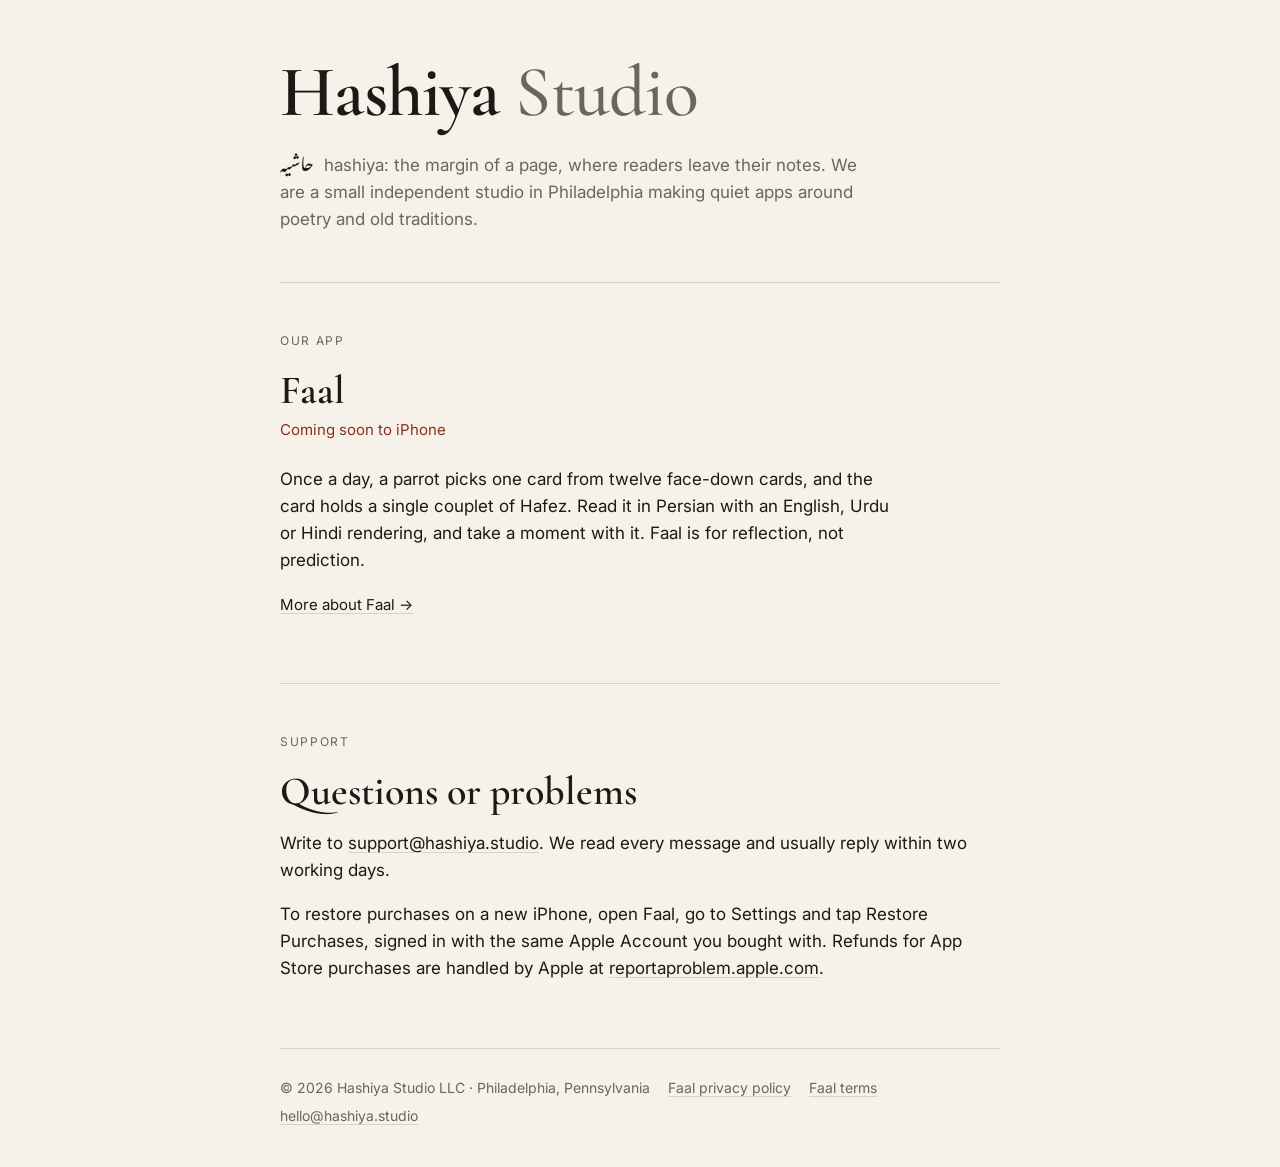
<file: index.html>
<!doctype html>
<html lang="en">
<head>
<meta charset="utf-8">
<meta name="viewport" content="width=device-width, initial-scale=1">
<title>Hashiya Studio</title>
<meta name="description" content="Hashiya Studio is a small independent studio in Philadelphia. We make Faal, a daily couplet of Hafez for iPhone.">
<link rel="canonical" href="https://hashiya.studio/">
<meta property="og:type" content="website">
<meta property="og:title" content="Hashiya Studio">
<meta property="og:description" content="A small independent studio in Philadelphia making quiet apps around poetry and old traditions.">
<meta property="og:url" content="https://hashiya.studio/">
<link rel="preconnect" href="https://fonts.googleapis.com">
<link rel="preconnect" href="https://fonts.gstatic.com" crossorigin>
<link href="https://fonts.googleapis.com/css2?family=Cormorant+Garamond:ital,wght@0,500;0,600;1,500&family=Inter:wght@400;500&family=Noto+Nastaliq+Urdu:wght@400&display=swap" rel="stylesheet">
<link rel="stylesheet" href="assets/site.css">
<style>
  header { padding-bottom: 48px; border-bottom: 1px solid var(--rule); }
  .mark {
    font-family: var(--serif);
    font-weight: 600;
    font-size: clamp(44px, 9vw, 72px);
    line-height: 1;
    letter-spacing: -0.01em;
    margin: 0;
  }
  .mark span { color: var(--muted); font-weight: 500; }
  .gloss {
    margin: 18px 0 0;
    color: var(--muted);
    max-width: 34em;
  }
  .gloss .fa { font-family: var(--nastaliq); font-size: 1.05em; color: var(--ink); }
  section { padding: 48px 0; border-bottom: 1px solid var(--rule); }
  h2 {
    font-family: var(--serif);
    font-weight: 600;
    font-size: 40px;
    line-height: 1.1;
    margin: 0 0 6px;
  }
  .project { max-width: 36em; }
  .project p { margin: 0 0 18px; }
</style>
</head>
<body>
<div class="page">

  <header>
    <h1 class="mark">Hashiya <span>Studio</span></h1>
    <p class="gloss">
      <span class="fa">حاشیہ</span>&nbsp; hashiya: the margin of a page, where readers leave their notes.
      We are a small independent studio in Philadelphia making quiet apps around poetry and old traditions.
    </p>
  </header>

  <section id="faal" aria-labelledby="faal-title">
    <p class="label">Our app</p>
    <h2 id="faal-title">Faal</h2>
    <p class="soon">Coming soon to iPhone</p>
    <div class="project">
      <p>
        Once a day, a parrot picks one card from twelve face-down cards, and the card holds a single
        couplet of Hafez. Read it in Persian with an English, Urdu or Hindi rendering, and take a
        moment with it. Faal is for reflection, not prediction.
      </p>
      <p class="more"><a href="faal/">More about Faal →</a></p>
    </div>
  </section>

  <section id="support" aria-labelledby="support-title">
    <p class="label">Support</p>
    <h2 id="support-title">Questions or problems</h2>
    <p>
      Write to <a href="mailto:support@hashiya.studio">support@hashiya.studio</a>.
      We read every message and usually reply within two working days.
    </p>
    <p>
      To restore purchases on a new iPhone, open Faal, go to Settings and tap Restore Purchases,
      signed in with the same Apple Account you bought with. Refunds for App Store purchases are handled by Apple
      at <a href="https://reportaproblem.apple.com">reportaproblem.apple.com</a>.
    </p>
  </section>

  <footer class="site-footer">
    <span>© 2026 Hashiya Studio LLC · Philadelphia, Pennsylvania</span>
    <a href="faal/privacy/">Faal privacy policy</a>
    <a href="faal/terms/">Faal terms</a>
    <a href="mailto:hello@hashiya.studio">hello@hashiya.studio</a>
  </footer>

</div>
</body>
</html>
</file>
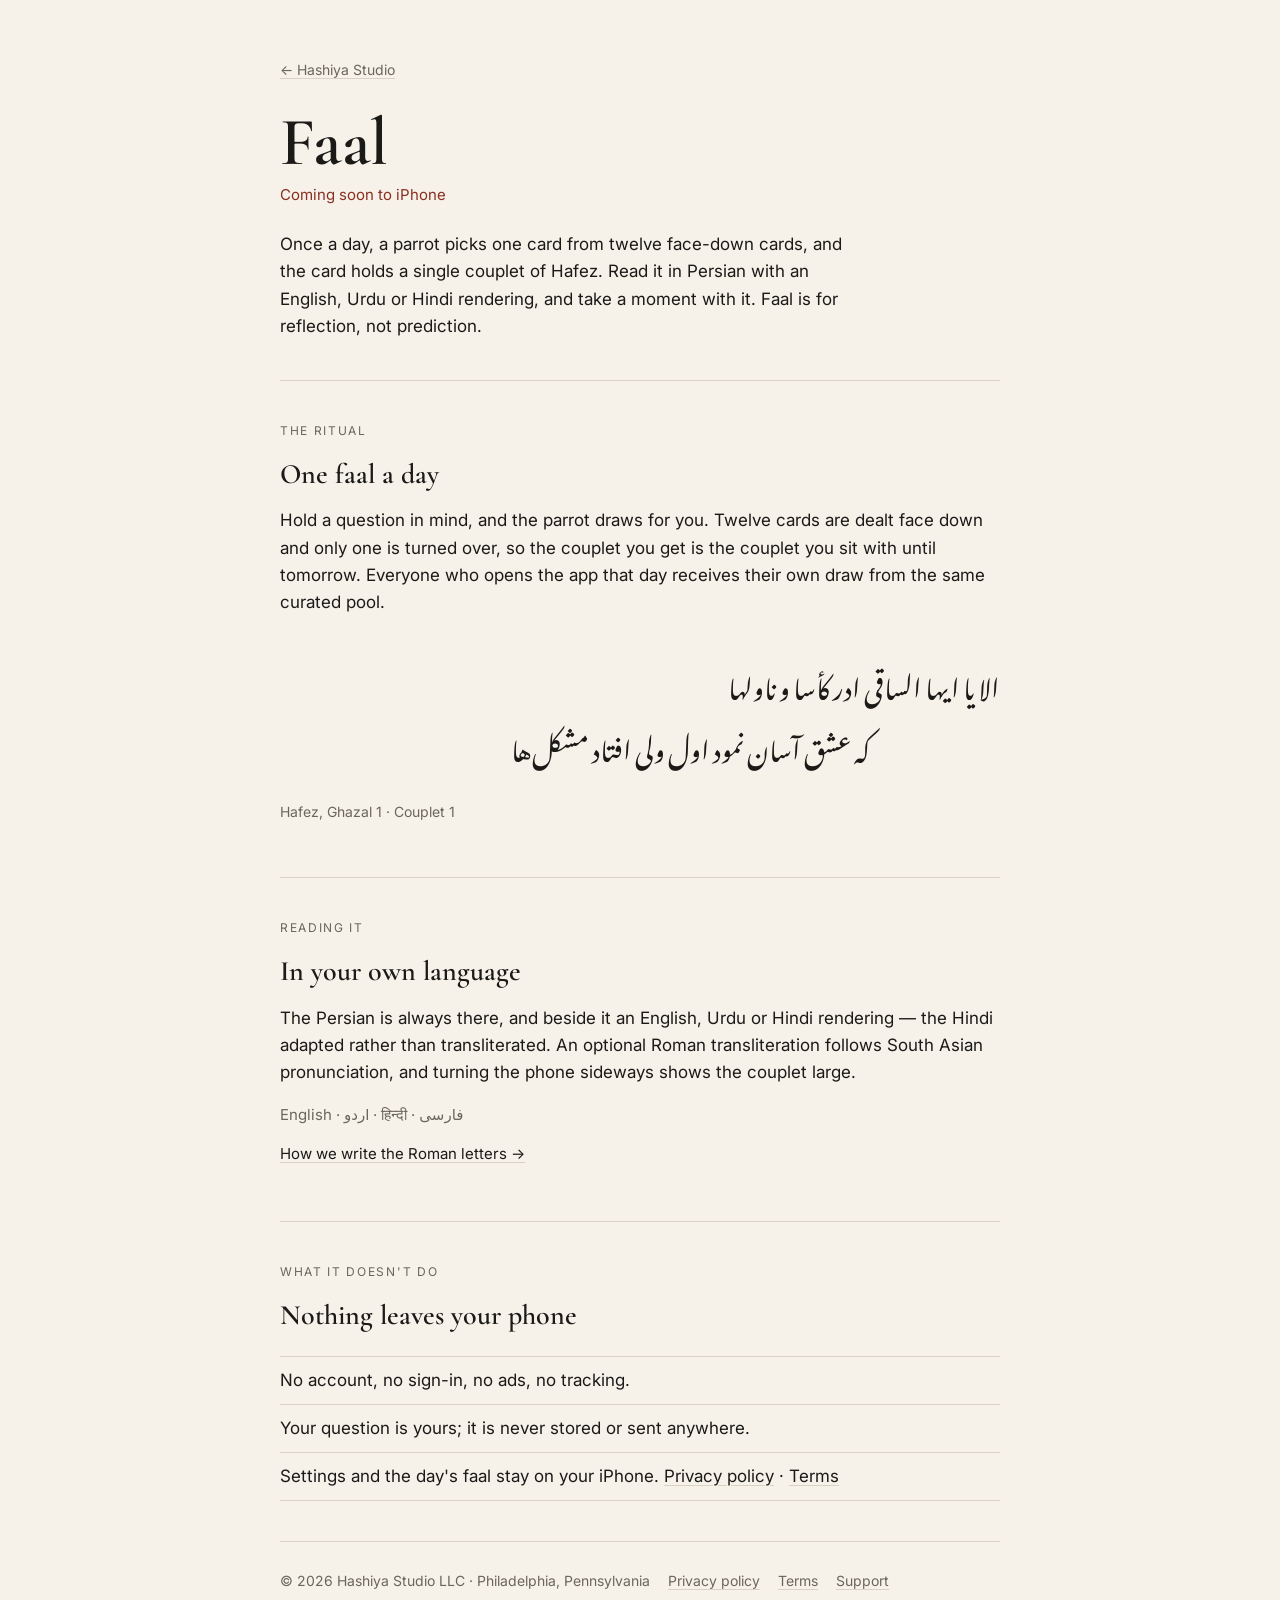
<file: faal/index.html>
<!doctype html>
<html lang="en">
<head>
<meta charset="utf-8">
<meta name="viewport" content="width=device-width, initial-scale=1">
<title>Faal · Hashiya Studio</title>
<meta name="description" content="Faal: once a day, a parrot picks one couplet of Hafez from twelve face-down cards. For iPhone, from Hashiya Studio. Reflection, not prediction.">
<link rel="canonical" href="https://hashiya.studio/faal/">
<meta property="og:type" content="website">
<meta property="og:title" content="Faal · Hashiya Studio">
<meta property="og:description" content="Once a day, a parrot picks one couplet of Hafez from twelve face-down cards. For iPhone.">
<meta property="og:url" content="https://hashiya.studio/faal/">
<link rel="preconnect" href="https://fonts.googleapis.com">
<link rel="preconnect" href="https://fonts.gstatic.com" crossorigin>
<link href="https://fonts.googleapis.com/css2?family=Cormorant+Garamond:ital,wght@0,500;0,600;1,500&family=Inter:wght@400;500&family=Noto+Nastaliq+Urdu:wght@400&display=swap" rel="stylesheet">
<link rel="stylesheet" href="../assets/site.css">
<style>
  header { padding-bottom: 40px; border-bottom: 1px solid var(--rule); }
  h1 {
    font-family: var(--serif);
    font-weight: 600;
    font-size: clamp(44px, 9vw, 68px);
    line-height: 1;
    letter-spacing: -0.01em;
    margin: 26px 0 6px;
  }
  .standfirst {
    margin: 0;
    max-width: 34em;
  }
  section { padding: 40px 0; border-bottom: 1px solid var(--rule); }
  h2 {
    font-family: var(--serif);
    font-weight: 600;
    font-size: 28px;
    line-height: 1.15;
    margin: 0 0 10px;
  }
  .languages { color: var(--muted); font-size: 15px; margin: 16px 0 0; }
</style>
</head>
<body>
<div class="page">

  <header>
    <a class="back" href="../">← Hashiya Studio</a>
    <h1>Faal</h1>
    <p class="soon">Coming soon to iPhone</p>
    <p class="standfirst">
      Once a day, a parrot picks one card from twelve face-down cards, and the card holds a single
      couplet of Hafez. Read it in Persian with an English, Urdu or Hindi rendering, and take a
      moment with it. Faal is for reflection, not prediction.
    </p>
  </header>

  <section aria-labelledby="ritual-title">
    <p class="label">The ritual</p>
    <h2 id="ritual-title">One faal a day</h2>
    <p>
      Hold a question in mind, and the parrot draws for you. Twelve cards are dealt face down and
      only one is turned over, so the couplet you get is the couplet you sit with until tomorrow.
      Everyone who opens the app that day receives their own draw from the same curated pool.
    </p>
    <div class="couplet" lang="fa">
      <p>الا یا ایها الساقی ادر کأسا و ناولها</p>
      <p>که عشق آسان نمود اول ولی افتاد مشکل‌ها</p>
    </div>
    <p class="couplet-ref">Hafez, Ghazal 1 · Couplet 1</p>
  </section>

  <section aria-labelledby="reading-title">
    <p class="label">Reading it</p>
    <h2 id="reading-title">In your own language</h2>
    <p>
      The Persian is always there, and beside it an English, Urdu or Hindi rendering — the Hindi
      adapted rather than transliterated. An optional Roman transliteration follows South Asian
      pronunciation, and turning the phone sideways shows the couplet large.
    </p>
    <p class="languages"><bdi>English</bdi> · <bdi>اردو</bdi> · <bdi>हिन्दी</bdi> · <bdi>فارسی</bdi></p>
    <p class="more"><a href="romanisation/">How we write the Roman letters →</a></p>
  </section>

  <section aria-labelledby="privacy-title">
    <p class="label">What it doesn't do</p>
    <h2 id="privacy-title">Nothing leaves your phone</h2>
    <ul class="facts">
      <li>No account, no sign-in, no ads, no tracking.</li>
      <li>Your question is yours; it is never stored or sent anywhere.</li>
      <li>Settings and the day's faal stay on your iPhone. <a href="privacy/">Privacy policy</a> · <a href="terms/">Terms</a></li>
    </ul>
  </section>

  <footer class="site-footer">
    <span>© 2026 Hashiya Studio LLC · Philadelphia, Pennsylvania</span>
    <a href="privacy/">Privacy policy</a>
    <a href="terms/">Terms</a>
    <a href="../#support">Support</a>
  </footer>

</div>
</body>
</html>
</file>
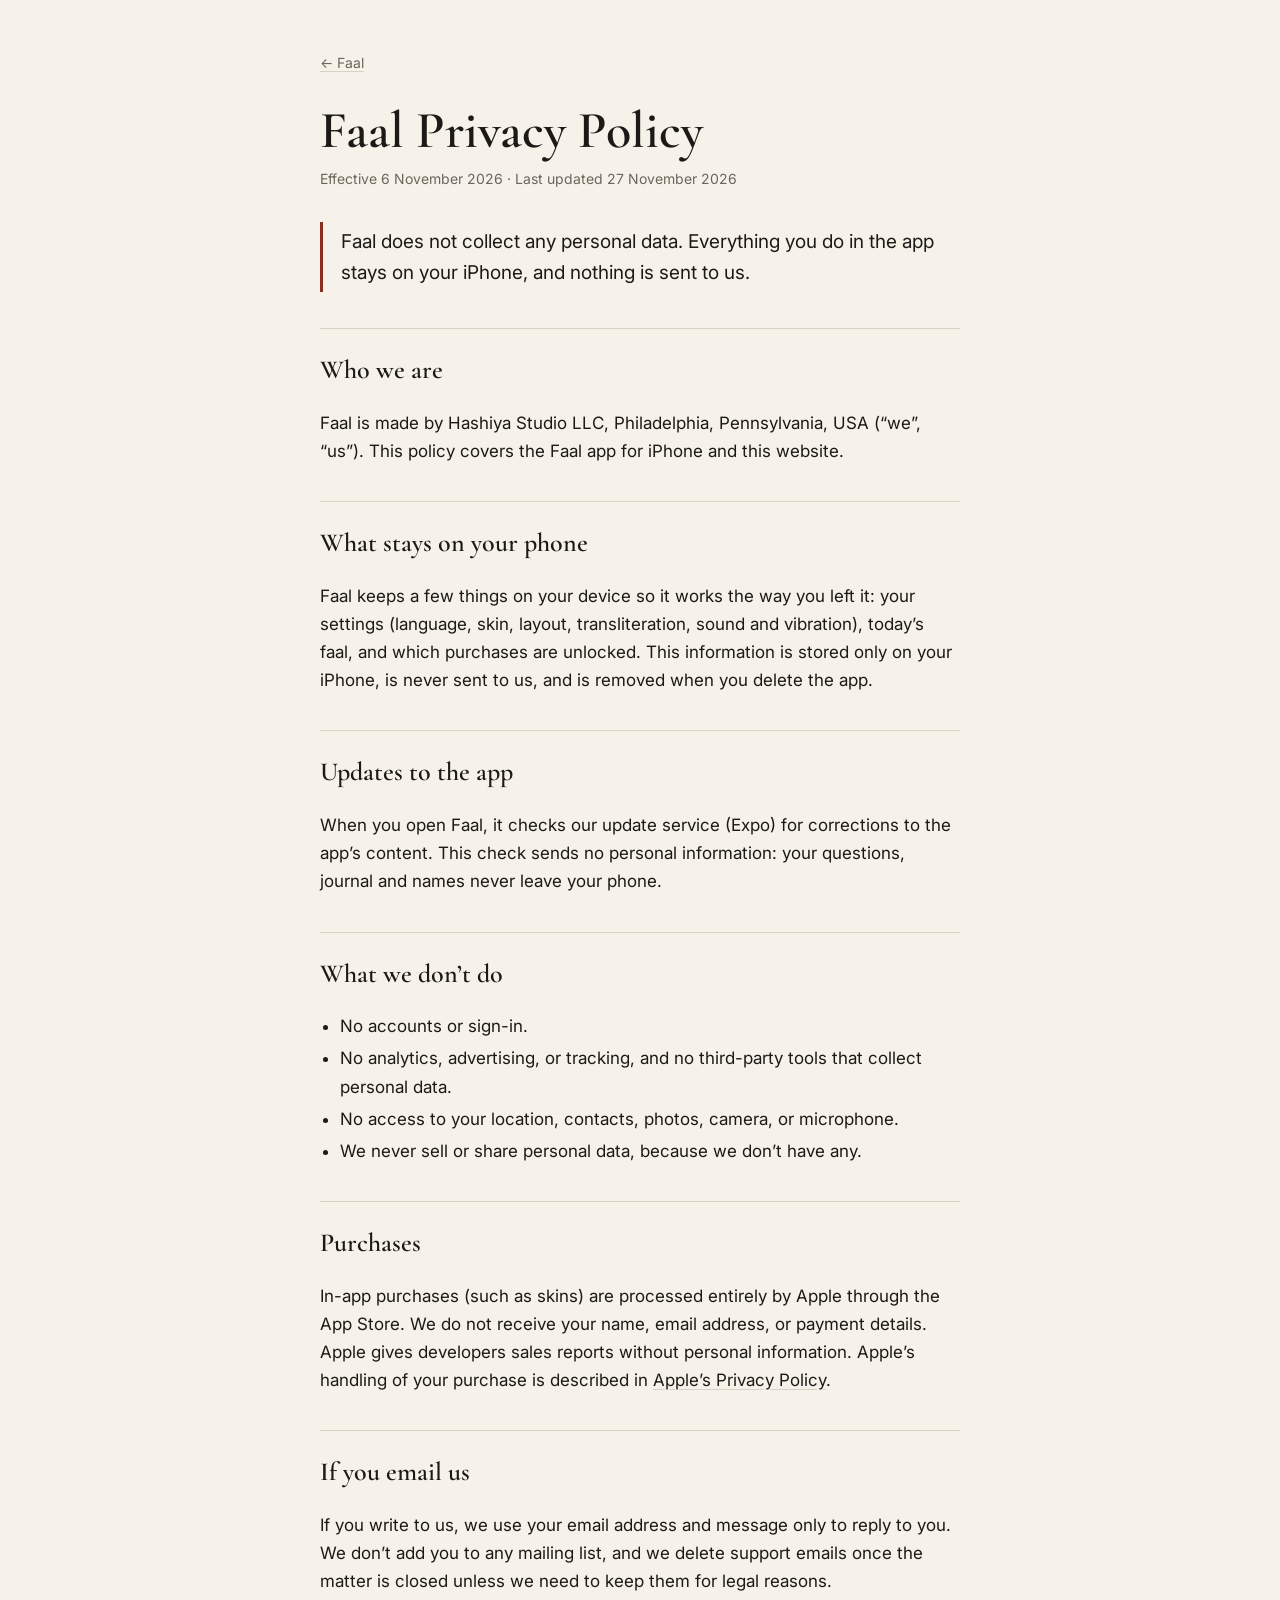
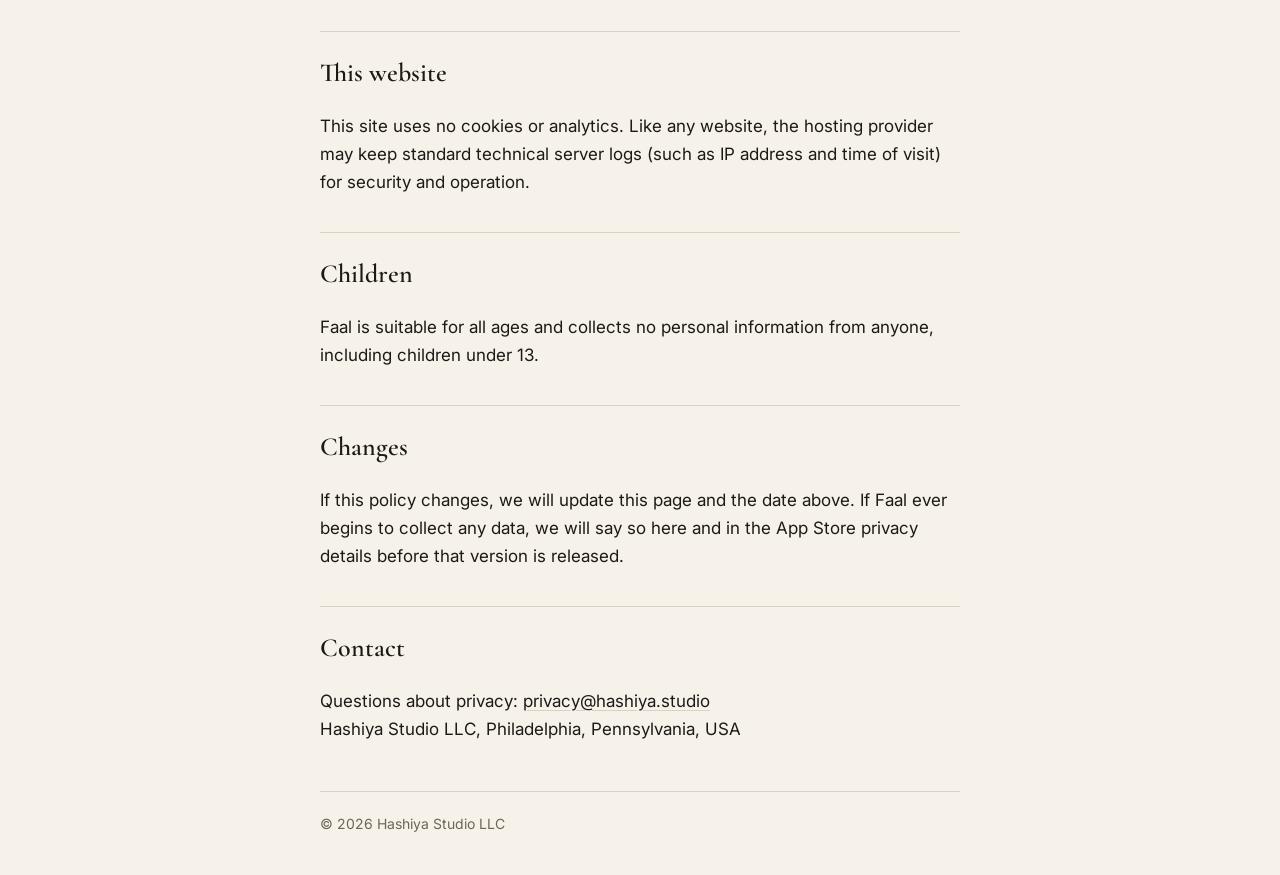
<file: faal/privacy/index.html>
<!doctype html>
<html lang="en">
<head>
<meta charset="utf-8">
<meta name="viewport" content="width=device-width, initial-scale=1">
<title>Faal Privacy Policy · Hashiya Studio</title>
<meta name="description" content="Privacy policy for Faal by Hashiya Studio. Faal collects no personal data; everything stays on your phone.">
<link rel="canonical" href="https://hashiya.studio/faal/privacy/">
<link rel="preconnect" href="https://fonts.googleapis.com">
<link rel="preconnect" href="https://fonts.gstatic.com" crossorigin>
<link href="https://fonts.googleapis.com/css2?family=Cormorant+Garamond:wght@500;600&family=Inter:wght@400;500&display=swap" rel="stylesheet">
<link rel="stylesheet" href="../../assets/site.css">
<style>
  h1 {
    font-family: var(--serif);
    font-weight: 600;
    font-size: clamp(36px, 8vw, 52px);
    line-height: 1.05;
    margin: 28px 0 8px;
  }
  .dates { color: var(--muted); font-size: 14px; margin: 0 0 32px; }
  .short {
    border-left: 3px solid var(--accent);
    padding: 4px 0 4px 18px;
    margin: 0 0 36px;
    font-size: 19px;
  }
  h2 {
    font-family: var(--serif);
    font-weight: 600;
    font-size: 26px;
    margin: 36px 0 8px;
    padding-top: 20px;
    border-top: 1px solid var(--rule);
  }
  ul { padding-left: 1.2em; }
  li { margin: 4px 0; }
  footer { margin-top: 48px; padding-top: 20px; border-top: 1px solid var(--rule); color: var(--muted); font-size: 14px; }
</style>
</head>
<body>
<main class="page page--prose">
  <a class="back" href="../">← Faal</a>

  <h1>Faal Privacy Policy</h1>
  <p class="dates">Effective 6 November 2026 · Last updated 27 November 2026</p>

  <p class="short">
    Faal does not collect any personal data. Everything you do in the app stays on your iPhone,
    and nothing is sent to us.
  </p>

  <h2>Who we are</h2>
  <p>
    Faal is made by Hashiya Studio LLC, Philadelphia, Pennsylvania, USA (“we”, “us”).
    This policy covers the Faal app for iPhone and this website.
  </p>

  <h2>What stays on your phone</h2>
  <p>
    Faal keeps a few things on your device so it works the way you left it: your settings
    (language, skin, layout, transliteration, sound and vibration), today’s faal, and which purchases are unlocked.
    This information is stored only on your iPhone, is never sent to us, and is removed when you delete the app.
  </p>

  <h2>Updates to the app</h2>
  <p>
    When you open Faal, it checks our update service (Expo) for corrections to the app’s content.
    This check sends no personal information: your questions, journal and names never leave your phone.
  </p>

  <h2>What we don’t do</h2>
  <ul>
    <li>No accounts or sign-in.</li>
    <li>No analytics, advertising, or tracking, and no third-party tools that collect personal data.</li>
    <li>No access to your location, contacts, photos, camera, or microphone.</li>
    <li>We never sell or share personal data, because we don’t have any.</li>
  </ul>

  <h2>Purchases</h2>
  <p>
    In-app purchases (such as skins) are processed entirely by Apple through the App Store.
    We do not receive your name, email address, or payment details. Apple gives developers sales reports
    without personal information. Apple’s handling of your purchase is described in
    <a href="https://www.apple.com/legal/privacy/">Apple’s Privacy Policy</a>.
  </p>

  <h2>If you email us</h2>
  <p>
    If you write to us, we use your email address and message only to reply to you.
    We don’t add you to any mailing list, and we delete support emails once the matter is closed
    unless we need to keep them for legal reasons.
  </p>

  <h2>This website</h2>
  <p>
    This site uses no cookies or analytics. Like any website, the hosting provider may keep standard
    technical server logs (such as IP address and time of visit) for security and operation.
  </p>

  <h2>Children</h2>
  <p>
    Faal is suitable for all ages and collects no personal information from anyone, including children under 13.
  </p>

  <h2>Changes</h2>
  <p>
    If this policy changes, we will update this page and the date above. If Faal ever begins to collect any
    data, we will say so here and in the App Store privacy details before that version is released.
  </p>

  <h2>Contact</h2>
  <p>
    Questions about privacy: <a href="mailto:privacy@hashiya.studio">privacy@hashiya.studio</a><br>
    Hashiya Studio LLC, Philadelphia, Pennsylvania, USA
  </p>

  <footer>© 2026 Hashiya Studio LLC</footer>
</main>
</body>
</html>
</file>
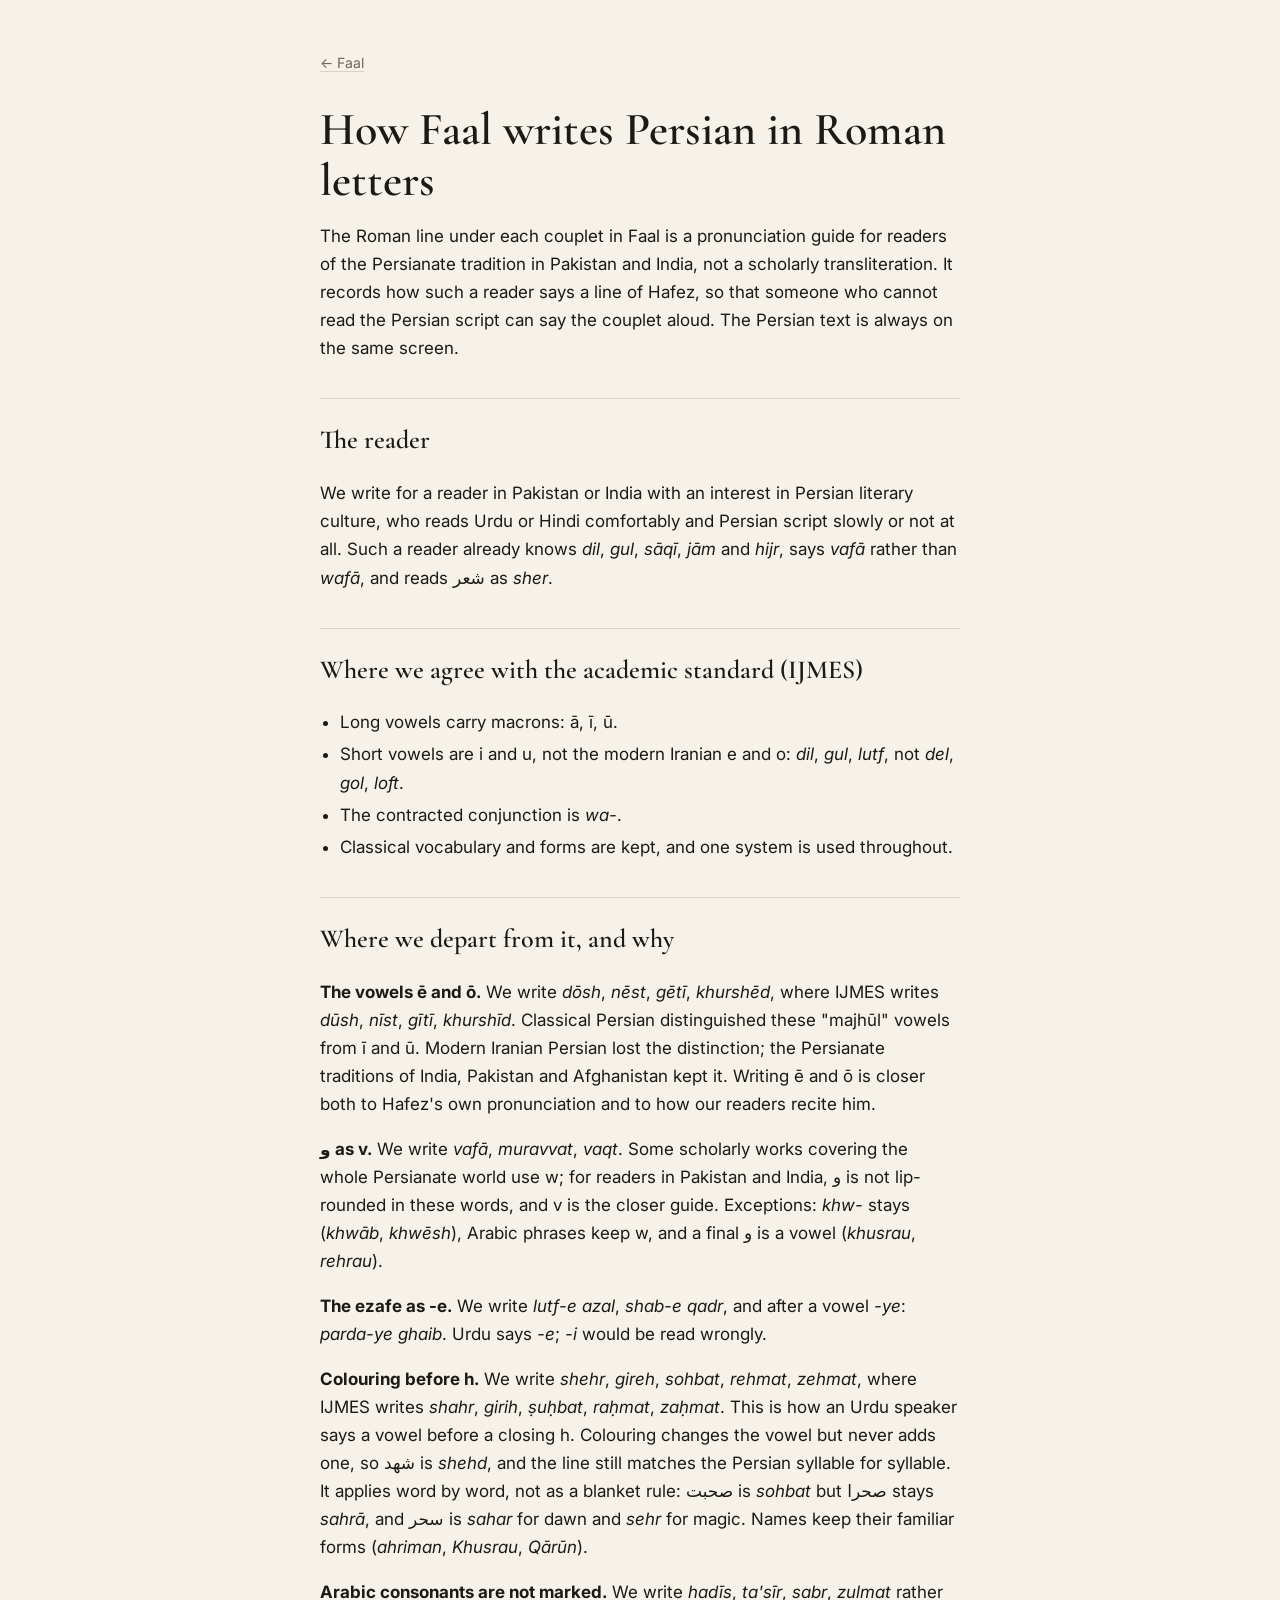
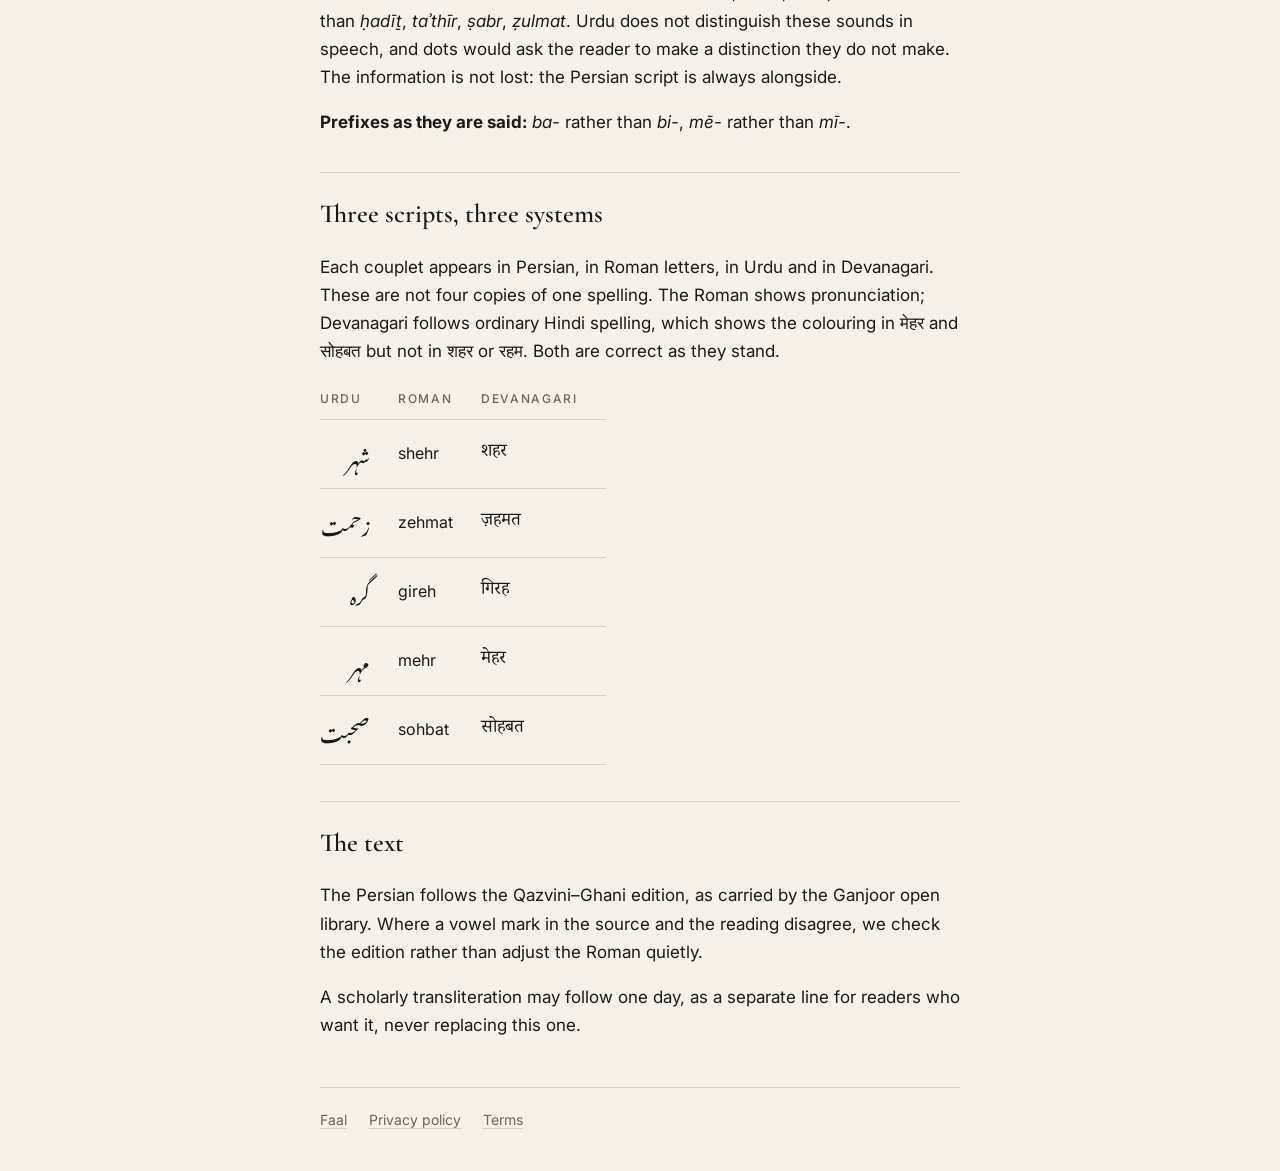
<file: faal/romanisation/index.html>
<!doctype html>
<html lang="en">
<head>
<meta charset="utf-8">
<meta name="viewport" content="width=device-width, initial-scale=1">
<title>How Faal writes Persian in Roman letters · Hashiya Studio</title>
<meta name="description" content="How Faal writes Persian in Roman letters: a pronunciation guide for readers of the Persianate tradition in Pakistan and India, not a scholarly transliteration.">
<link rel="canonical" href="https://hashiya.studio/faal/romanisation/">
<link rel="preconnect" href="https://fonts.googleapis.com">
<link rel="preconnect" href="https://fonts.gstatic.com" crossorigin>
<link href="https://fonts.googleapis.com/css2?family=Cormorant+Garamond:wght@500;600&family=Inter:wght@400;500&family=Noto+Nastaliq+Urdu:wght@400&family=Noto+Serif+Devanagari:wght@400&display=swap" rel="stylesheet">
<link rel="stylesheet" href="../../assets/site.css">
<style>
  h1 {
    font-family: var(--serif);
    font-weight: 600;
    font-size: clamp(32px, 7vw, 46px);
    line-height: 1.1;
    margin: 28px 0 8px;
  }
  .dates { color: var(--muted); font-size: 14px; margin: 0 0 32px; }
  h2 {
    font-family: var(--serif);
    font-weight: 600;
    font-size: 26px;
    margin: 36px 0 8px;
    padding-top: 20px;
    border-top: 1px solid var(--rule);
  }
  ul { padding-left: 1.2em; }
  li { margin: 4px 0; }
  em { font-style: italic; }
  table.scripts {
    border-collapse: collapse;
    margin: 24px 0 8px;
    font-size: 16px;
  }
  table.scripts th {
    text-align: left;
    font-weight: 500;
    font-size: 12px;
    letter-spacing: 0.14em;
    text-transform: uppercase;
    color: var(--muted);
    padding: 0 28px 10px 0;
    border-bottom: 1px solid var(--rule);
  }
  table.scripts td {
    padding: 12px 28px 12px 0;
    border-bottom: 1px solid var(--rule);
    vertical-align: middle;
  }
  table.scripts td.urdu {
    font-family: var(--nastaliq);
    direction: rtl;
    text-align: right;
    font-size: 20px;
    line-height: 2.2;
  }
  table.scripts td.deva { font-family: "Noto Serif Devanagari", serif; font-size: 18px; }
  footer { margin-top: 48px; padding-top: 20px; border-top: 1px solid var(--rule); color: var(--muted); font-size: 14px; }
  footer a { margin-right: 18px; }
</style>
</head>
<body>
<!--
  Page text is the public romanisation note, kept word for word. The source
  is the project doc claude/faal-romanisation-public.md; the full internal
  policy with the working word list is in the Faal repo at
  content/romanisation.md.

  The app's About screen links straight here ("How we write the Roman
  letters", ROMANISATION_URL in the Faal repo's src/config.ts), so this URL
  must not change.

  Note on the marks: the half-ring in taʾthīr is deliberate — it belongs to
  the academic spelling being contrasted. Faal's own examples use a plain
  apostrophe, as in ta'sīr.
-->
<main class="page page--prose">
  <a class="back" href="../">← Faal</a>

  <h1>How Faal writes Persian in Roman letters</h1>
  <p>The Roman line under each couplet in Faal is a pronunciation guide for readers of the Persianate tradition in Pakistan and India, not a scholarly transliteration. It records how such a reader says a line of Hafez, so that someone who cannot read the Persian script can say the couplet aloud. The Persian text is always on the same screen.</p>
  <h2>The reader</h2>
  <p>We write for a reader in Pakistan or India with an interest in Persian literary culture, who reads Urdu or Hindi comfortably and Persian script slowly or not at all. Such a reader already knows <em>dil</em>, <em>gul</em>, <em>sāqī</em>, <em>jām</em> and <em>hijr</em>, says <em>vafā</em> rather than <em>wafā</em>, and reads شعر as <em>sher</em>.</p>
  <h2>Where we agree with the academic standard (IJMES)</h2>
  <ul>
    <li>Long vowels carry macrons: ā, ī, ū.</li>
    <li>Short vowels are i and u, not the modern Iranian e and o: <em>dil</em>, <em>gul</em>, <em>lutf</em>, not <em>del</em>, <em>gol</em>, <em>loft</em>.</li>
    <li>The contracted conjunction is <em>wa-</em>.</li>
    <li>Classical vocabulary and forms are kept, and one system is used throughout.</li>
  </ul>
  <h2>Where we depart from it, and why</h2>
  <p><strong>The vowels ē and ō.</strong> We write <em>dōsh</em>, <em>nēst</em>, <em>gētī</em>, <em>khurshēd</em>, where IJMES writes <em>dūsh</em>, <em>nīst</em>, <em>gītī</em>, <em>khurshīd</em>. Classical Persian distinguished these "majhūl" vowels from ī and ū. Modern Iranian Persian lost the distinction; the Persianate traditions of India, Pakistan and Afghanistan kept it. Writing ē and ō is closer both to Hafez's own pronunciation and to how our readers recite him.</p>
  <p><strong>و as v.</strong> We write <em>vafā</em>, <em>muravvat</em>, <em>vaqt</em>. Some scholarly works covering the whole Persianate world use w; for readers in Pakistan and India, و is not lip-rounded in these words, and v is the closer guide. Exceptions: <em>khw-</em> stays (<em>khwāb</em>, <em>khwēsh</em>), Arabic phrases keep w, and a final و is a vowel (<em>khusrau</em>, <em>rehrau</em>).</p>
  <p><strong>The ezafe as -e.</strong> We write <em>lutf-e azal</em>, <em>shab-e qadr</em>, and after a vowel <em>-ye</em>: <em>parda-ye ghaib</em>. Urdu says <em>-e</em>; <em>-i</em> would be read wrongly.</p>
  <p><strong>Colouring before h.</strong> We write <em>shehr</em>, <em>gireh</em>, <em>sohbat</em>, <em>rehmat</em>, <em>zehmat</em>, where IJMES writes <em>shahr</em>, <em>girih</em>, <em>ṣuḥbat</em>, <em>raḥmat</em>, <em>zaḥmat</em>. This is how an Urdu speaker says a vowel before a closing h. Colouring changes the vowel but never adds one, so شهد is <em>shehd</em>, and the line still matches the Persian syllable for syllable. It applies word by word, not as a blanket rule: صحبت is <em>sohbat</em> but صحرا stays <em>sahrā</em>, and سحر is <em>sahar</em> for dawn and <em>sehr</em> for magic. Names keep their familiar forms (<em>ahriman</em>, <em>Khusrau</em>, <em>Qārūn</em>).</p>
  <p><strong>Arabic consonants are not marked.</strong> We write <em>hadīs</em>, <em>ta'sīr</em>, <em>sabr</em>, <em>zulmat</em> rather than <em>ḥadīṯ</em>, <em>taʾthīr</em>, <em>ṣabr</em>, <em>ẓulmat</em>. Urdu does not distinguish these sounds in speech, and dots would ask the reader to make a distinction they do not make. The information is not lost: the Persian script is always alongside.</p>
  <p><strong>Prefixes as they are said:</strong> <em>ba-</em> rather than <em>bi-</em>, <em>mē-</em> rather than <em>mī-</em>.</p>
  <h2>Three scripts, three systems</h2>
  <p>Each couplet appears in Persian, in Roman letters, in Urdu and in Devanagari. These are not four copies of one spelling. The Roman shows pronunciation; Devanagari follows ordinary Hindi spelling, which shows the colouring in मेहर and सोहबत but not in शहर or रहम. Both are correct as they stand.</p>
  <table class="scripts">
    <thead><tr>
      <th>Urdu</th>
      <th>Roman</th>
      <th>Devanagari</th>
    </tr></thead>
    <tbody>
      <tr>
        <td class="urdu" lang="ur">شہر</td>
        <td class="roman">shehr</td>
        <td class="deva" lang="hi">शहर</td>
      </tr>
      <tr>
        <td class="urdu" lang="ur">زحمت</td>
        <td class="roman">zehmat</td>
        <td class="deva" lang="hi">ज़हमत</td>
      </tr>
      <tr>
        <td class="urdu" lang="ur">گرہ</td>
        <td class="roman">gireh</td>
        <td class="deva" lang="hi">गिरह</td>
      </tr>
      <tr>
        <td class="urdu" lang="ur">مہر</td>
        <td class="roman">mehr</td>
        <td class="deva" lang="hi">मेहर</td>
      </tr>
      <tr>
        <td class="urdu" lang="ur">صحبت</td>
        <td class="roman">sohbat</td>
        <td class="deva" lang="hi">सोहबत</td>
      </tr>
    </tbody>
  </table>
  <h2>The text</h2>
  <p>The Persian follows the Qazvini–Ghani edition, as carried by the Ganjoor open library. Where a vowel mark in the source and the reading disagree, we check the edition rather than adjust the Roman quietly.</p>
  <p>A scholarly transliteration may follow one day, as a separate line for readers who want it, never replacing this one.</p>

  <footer>
    <a href="../">Faal</a>
    <a href="../privacy/">Privacy policy</a>
    <a href="../terms/">Terms</a>
  </footer>
</main>
</body>
</html>
</file>
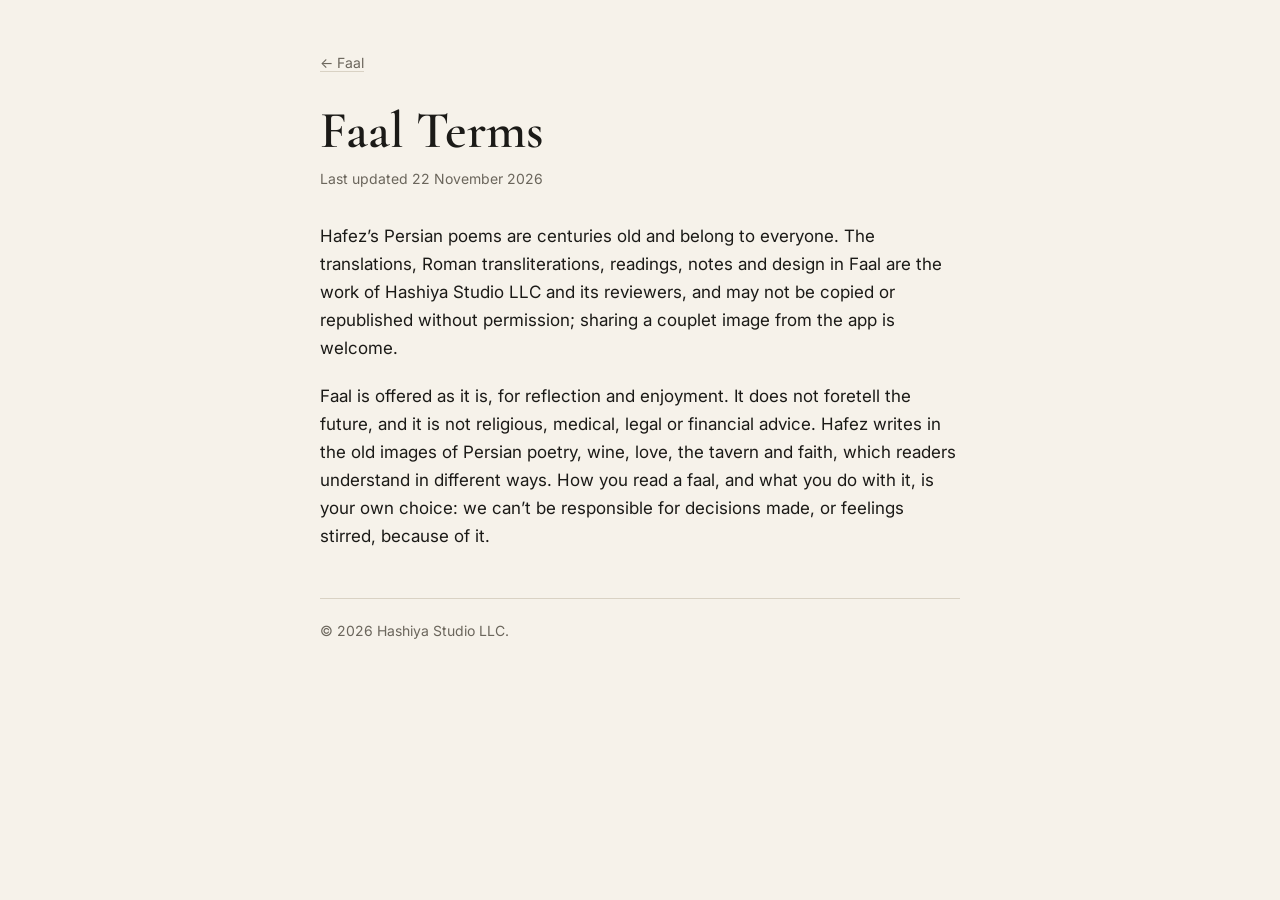
<file: faal/terms/index.html>
<!doctype html>
<html lang="en">
<head>
<meta charset="utf-8">
<meta name="viewport" content="width=device-width, initial-scale=1">
<title>Faal Terms · Hashiya Studio</title>
<meta name="description" content="Terms for Faal by Hashiya Studio. Faal is offered for reflection and enjoyment; it does not foretell the future.">
<link rel="canonical" href="https://hashiya.studio/faal/terms/">
<link rel="preconnect" href="https://fonts.googleapis.com">
<link rel="preconnect" href="https://fonts.gstatic.com" crossorigin>
<link href="https://fonts.googleapis.com/css2?family=Cormorant+Garamond:wght@500;600&family=Inter:wght@400;500&display=swap" rel="stylesheet">
<link rel="stylesheet" href="../../assets/site.css">
<style>
  h1 {
    font-family: var(--serif);
    font-weight: 600;
    font-size: clamp(36px, 8vw, 52px);
    line-height: 1.05;
    margin: 28px 0 8px;
  }
  .dates { color: var(--muted); font-size: 14px; margin: 0 0 32px; }
  main p { margin: 0 0 20px; }
  footer { margin-top: 48px; padding-top: 20px; border-top: 1px solid var(--rule); color: var(--muted); font-size: 14px; }
</style>
</head>
<body>
<!--
  DRAFT — not yet checked by a lawyer. Published so the app and the site can
  link to it, but the wording needs a legal review before launch.

  The same wording is in the app's About screen in English, Urdu and Hindi:
  Faal repo, src/i18n/about.ts, field `terms`. Keep the two in step.

  A fuller page may later add the standard parts: governing law
  (Pennsylvania), limitation of liability, changes to the terms, and a
  contact address. Apple's standard EULA applies in the App Store unless a
  custom one is supplied.
-->
<main class="page page--prose">
  <a class="back" href="../">← Faal</a>

  <h1>Faal Terms</h1>
  <p class="dates">Last updated 22 November 2026</p>

  <p>
    Hafez’s Persian poems are centuries old and belong to everyone. The translations,
    Roman transliterations, readings, notes and design in Faal are the work of
    Hashiya Studio LLC and its reviewers, and may not be copied or republished
    without permission; sharing a couplet image from the app is welcome.
  </p>

  <p>
    Faal is offered as it is, for reflection and enjoyment. It does not foretell the
    future, and it is not religious, medical, legal or financial advice. Hafez writes
    in the old images of Persian poetry, wine, love, the tavern and faith, which
    readers understand in different ways. How you read a faal, and what you do with
    it, is your own choice: we can’t be responsible for decisions made, or feelings
    stirred, because of it.
  </p>

  <footer>© 2026 Hashiya Studio LLC.</footer>
</main>
</body>
</html>
</file>
<file: assets/site.css>
/* Hashiya Studio — shared styles for hashiya.studio */

:root {
  --paper: #f6f2ea;
  --ink: #1b1a17;
  --muted: #6b665c;
  --rule: #d9d2c4;
  --accent: #8a2f1f;
  --serif: "Cormorant Garamond", Georgia, serif;
  --sans: Inter, system-ui, -apple-system, sans-serif;
  --nastaliq: "Noto Nastaliq Urdu", serif;
}

@media (prefers-color-scheme: dark) {
  :root {
    --paper: #141311;
    --ink: #ece6da;
    --muted: #a39d91;
    --rule: #34312b;
    --accent: #d98a6c;
  }
}

* { box-sizing: border-box; }

html { -webkit-text-size-adjust: 100%; }

body {
  margin: 0;
  background: var(--paper);
  color: var(--ink);
  font: 400 17px/1.6 var(--sans);
}

a {
  color: inherit;
  text-decoration-color: var(--rule);
  text-underline-offset: 3px;
}

a:hover { text-decoration-color: var(--accent); }

/* Layout -------------------------------------------------------------- */

.page {
  max-width: 760px;
  margin: 0 auto;
  padding: 56px 20px 40px;
}

.page--prose {
  max-width: 680px;
  padding-top: 48px;
  line-height: 1.65;
}

/* Shared pieces ------------------------------------------------------- */

.label {
  font-size: 12px;
  letter-spacing: 0.14em;
  text-transform: uppercase;
  color: var(--muted);
  margin: 0 0 18px;
}

.back {
  font-size: 14px;
  color: var(--muted);
}

.soon {
  color: var(--accent);
  font-size: 15px;
  margin: 0 0 24px;
}

.more { font-size: 15px; }

.site-footer {
  padding-top: 28px;
  color: var(--muted);
  font-size: 14px;
  display: flex;
  flex-wrap: wrap;
  gap: 6px 18px;
}

ul.facts {
  list-style: none;
  padding: 0;
  margin: 24px 0 0;
}

ul.facts li {
  padding: 10px 0;
  border-top: 1px solid var(--rule);
}

ul.facts li:last-child { border-bottom: 1px solid var(--rule); }

/* Persian couplets ---------------------------------------------------- */

.couplet {
  direction: rtl;
  font-family: var(--nastaliq);
  font-size: clamp(17px, 4.4vw, 26px);
  line-height: 2.4;
  margin: 28px 0;
  padding: 8px 0;
}

.couplet p {
  margin: 0;
  white-space: nowrap;
}

.couplet p:nth-child(2) { padding-right: 10%; }

@media (min-width: 560px) {
  .couplet p:nth-child(2) { padding-right: 18%; }
}

.couplet-ref {
  color: var(--muted);
  font-size: 14px;
  margin-top: -12px;
}
</file>
